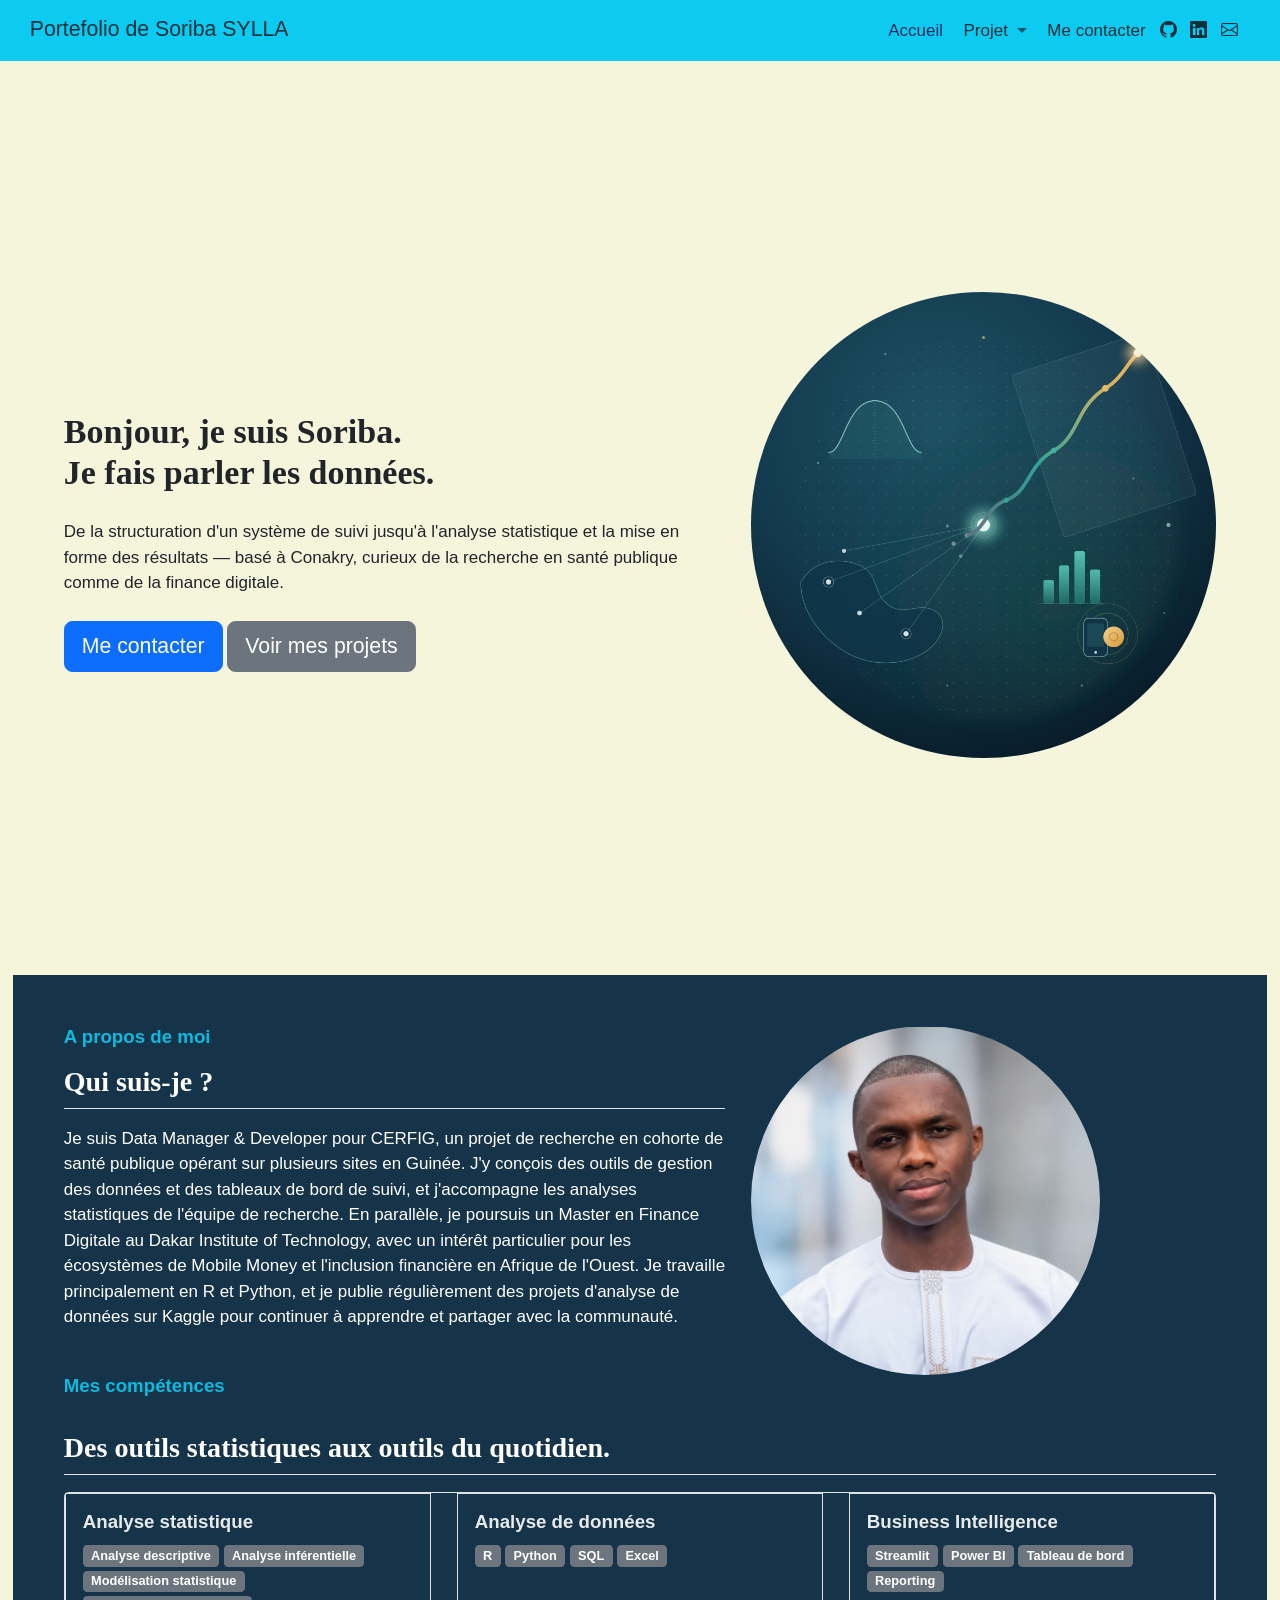
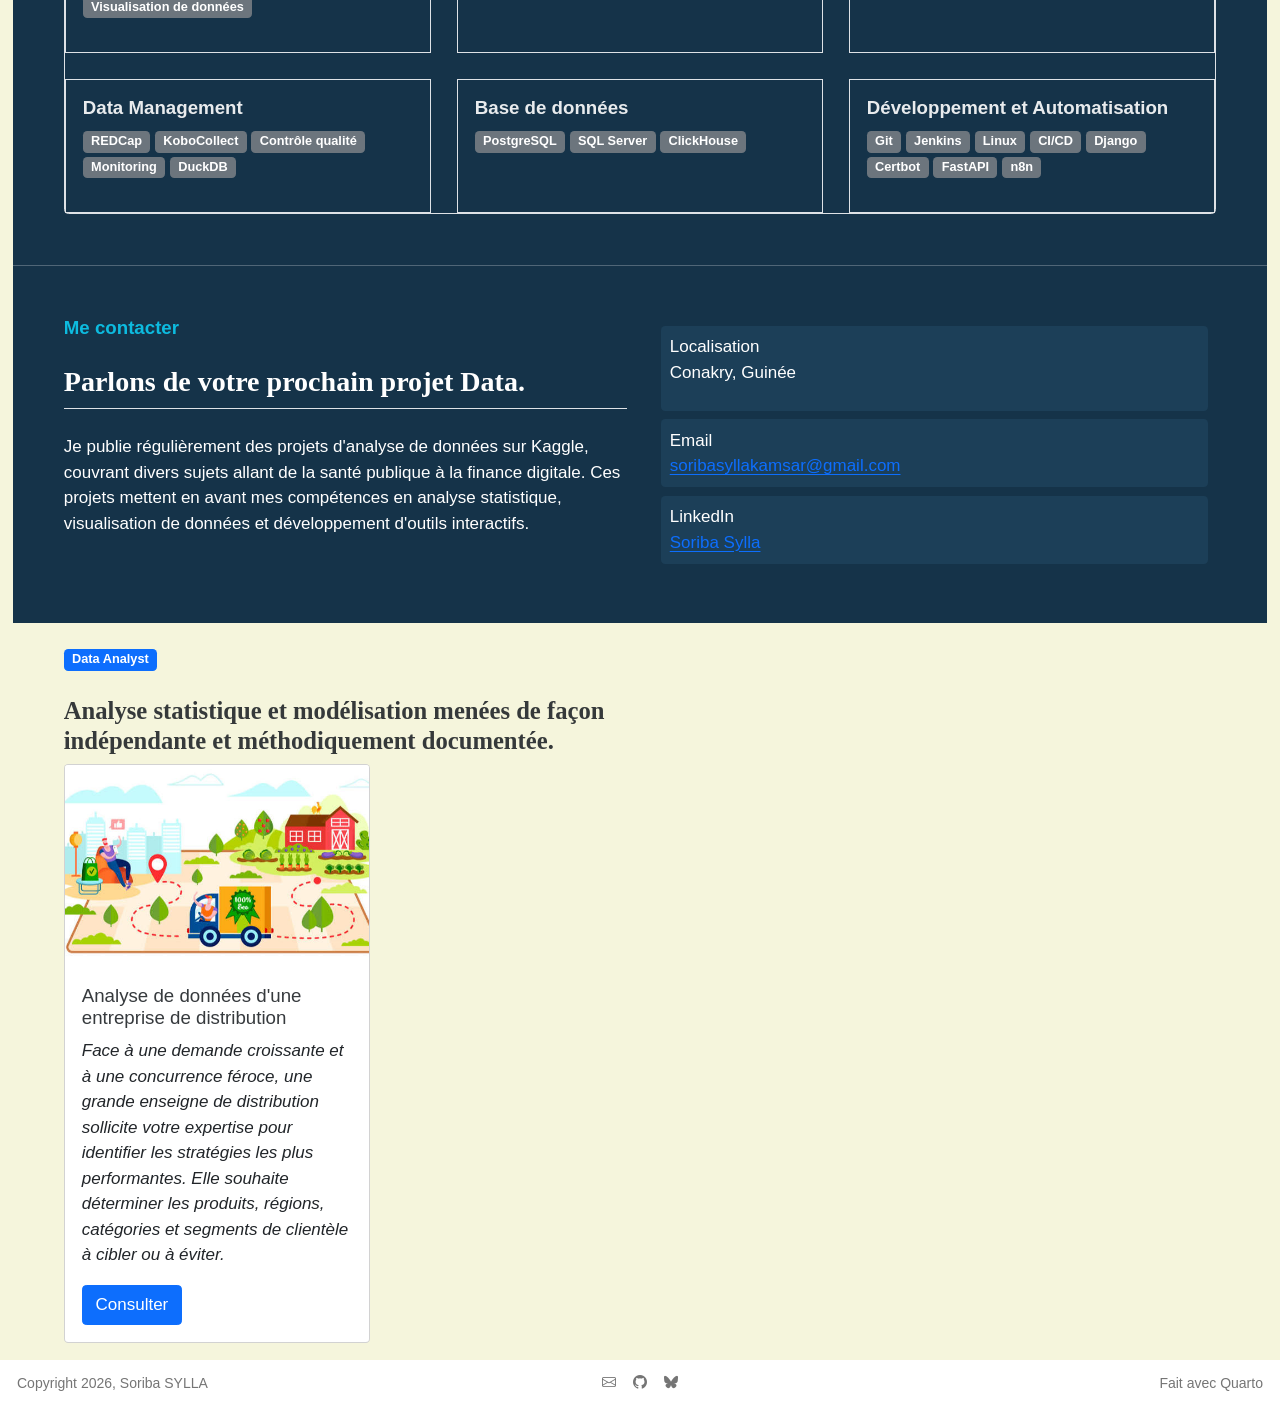
<file: index.html>
<!DOCTYPE html>
<html xmlns="http://www.w3.org/1999/xhtml" lang="en" xml:lang="en"><head>

<meta charset="utf-8">
<meta name="generator" content="quarto-1.9.36">

<meta name="viewport" content="width=device-width, initial-scale=1.0, user-scalable=yes">


<title>Portefolio de Soriba SYLLA</title>
<style>
/* Default styles provided by pandoc.
** See https://pandoc.org/MANUAL.html#variables-for-html for config info.
*/
code{white-space: pre-wrap;}
span.smallcaps{font-variant: small-caps;}
div.columns{display: flex; gap: min(4vw, 1.5em);}
div.column{flex: auto; overflow-x: auto;}
div.hanging-indent{margin-left: 1.5em; text-indent: -1.5em;}
ul.task-list{list-style: none;}
ul.task-list li input[type="checkbox"] {
  width: 0.8em;
  margin: 0 0.8em 0.2em -1em; /* quarto-specific, see https://github.com/quarto-dev/quarto-cli/issues/4556 */ 
  vertical-align: middle;
}
</style>


<script src="site_libs/quarto-nav/quarto-nav.js"></script>
<script src="site_libs/clipboard/clipboard.min.js"></script>
<script src="site_libs/quarto-search/autocomplete.umd.js"></script>
<script src="site_libs/quarto-search/fuse.min.js"></script>
<script src="site_libs/quarto-search/quarto-search.js"></script>
<meta name="quarto:offset" content="./">
<script src="site_libs/quarto-html/quarto.js" type="module"></script>
<script src="site_libs/quarto-html/tabsets/tabsets.js" type="module"></script>
<script src="site_libs/quarto-html/popper.min.js"></script>
<script src="site_libs/quarto-html/tippy.umd.min.js"></script>
<script src="site_libs/quarto-html/anchor.min.js"></script>
<link href="site_libs/quarto-html/tippy.css" rel="stylesheet">
<link href="site_libs/quarto-html/quarto-syntax-highlighting-845c23b38eaddc0f92fda52bfe77a8c8.css" rel="stylesheet" id="quarto-text-highlighting-styles">
<script src="site_libs/bootstrap/bootstrap.min.js"></script>
<link href="site_libs/bootstrap/bootstrap-icons.css" rel="stylesheet">
<link href="site_libs/bootstrap/bootstrap-5143b357e6a659dc672cc238a62cc5b5.min.css" rel="stylesheet" append-hash="true" id="quarto-bootstrap" data-mode="light">
<script id="quarto-search-options" type="application/json">{
  "location": "navbar",
  "copy-button": false,
  "collapse-after": 3,
  "panel-placement": "end",
  "type": "overlay",
  "limit": 50,
  "keyboard-shortcut": [
    "f",
    "/",
    "s"
  ],
  "show-item-context": false,
  "language": {
    "search-no-results-text": "No results",
    "search-matching-documents-text": "matching documents",
    "search-copy-link-title": "Copy link to search",
    "search-hide-matches-text": "Hide additional matches",
    "search-more-match-text": "more match in this document",
    "search-more-matches-text": "more matches in this document",
    "search-clear-button-title": "Clear",
    "search-text-placeholder": "",
    "search-detached-cancel-button-title": "Cancel",
    "search-submit-button-title": "Submit",
    "search-label": "Search"
  }
}</script>


<link rel="stylesheet" href="styles.css">
</head>

<body class="nav-fixed fullcontent quarto-light">

<div id="quarto-search-results"></div>
  <header id="quarto-header" class="headroom fixed-top">
    <nav class="navbar navbar-expand-lg " data-bs-theme="dark">
      <div class="navbar-container container-fluid">
      <div class="navbar-brand-container mx-auto">
    <a class="navbar-brand" href="./index.html">
    <span class="navbar-title">Portefolio de Soriba SYLLA</span>
    </a>
  </div>
          <button class="navbar-toggler" type="button" data-bs-toggle="collapse" data-bs-target="#navbarCollapse" aria-controls="navbarCollapse" role="menu" aria-expanded="false" aria-label="Toggle navigation" onclick="if (window.quartoToggleHeadroom) { window.quartoToggleHeadroom(); }">
  <span class="navbar-toggler-icon"></span>
</button>
          <div class="collapse navbar-collapse" id="navbarCollapse">
            <ul class="navbar-nav navbar-nav-scroll ms-auto">
  <li class="nav-item">
    <a class="nav-link active" href="./index.html" aria-current="page"> 
<span class="menu-text">Accueil</span></a>
  </li>  
  <li class="nav-item dropdown ">
    <a class="nav-link dropdown-toggle" href="#" id="nav-menu-projet" role="link" data-bs-toggle="dropdown" aria-expanded="false">
 <span class="menu-text">Projet</span>
    </a>
    <ul class="dropdown-menu dropdown-menu-end" aria-labelledby="nav-menu-projet">    
        <li>
    <a class="dropdown-item" href="./index.html#mes-projets">
 <span class="dropdown-text">Data analyse</span></a>
  </li>  
    </ul>
  </li>
  <li class="nav-item">
    <a class="nav-link" href="./#"> 
<span class="menu-text">Me contacter</span></a>
  </li>  
</ul>
          </div> <!-- /navcollapse -->
            <div class="quarto-navbar-tools tools-wide">
    <a href="./#" title="" class="quarto-navigation-tool px-1" aria-label=""><i class="bi bi-github"></i></a>
    <a href="./#" title="" class="quarto-navigation-tool px-1" aria-label=""><i class="bi bi-linkedin"></i></a>
    <a href="mailto:soribasyllakamsar@gmail.com" title="" class="quarto-navigation-tool px-1" aria-label=""><i class="bi bi-envelope"></i></a>
    <a href="./#" title="" class="quarto-navigation-tool px-1" aria-label=""><i class="bi bi-user"></i></a>
</div>
      </div> <!-- /container-fluid -->
    </nav>
</header>
<!-- content -->
<div id="quarto-content" class="quarto-container page-layout-custom page-navbar">
<!-- sidebar -->
<!-- margin-sidebar -->
<!-- main -->




<div class="container-fluid" style="background-color: beige;">
    <div class="grid min-vh-100 align-items-center px-5">
        <div class="g-col-7">
            <h1>Bonjour, je suis Soriba.<br> Je fais parler les données.</h1>
            <p class="my-4">
                De la structuration d'un système de suivi jusqu'à l'analyse
                statistique et la mise en forme des résultats — basé à Conakry,
                curieux de la recherche en santé publique comme de la finance digitale.
            </p>
            <div class="mt-4">
                <a href="#contact" class="btn btn-lg btn-primary">Me contacter</a>
                <a href="#projets" class="btn btn-lg btn-secondary">Voir mes projets</a>
            </div>
        </div>
        <div class="g-col-5">
            <img src="assets/images/hero-data-illustration-v2.png" alt="Profile Image" class="img-fluid rounded-circle">
        </div>
    </div>

    <div class="grid text-white py-5 column-screen" style="background-color: #153349;">
        <div class="g-col-12">
            <div class="grid px-5">
                <div class="g-col-7">
                    <h5 class="fw-bold text-info">A propos de moi</h5>
                    <h2 class="my-3 text-white">Qui suis-je ?</h2>
                    <p>
                        Je suis Data Manager &amp; Developer pour CERFIG, un projet de recherche en
                        cohorte de santé publique opérant sur plusieurs sites en Guinée.
                        J'y conçois des outils de gestion des données et des tableaux de bord
                        de suivi, et j'accompagne les analyses statistiques de l'équipe de recherche.
                        En parallèle, je poursuis un Master en Finance Digitale au Dakar Institute of
                        Technology, avec un intérêt particulier pour les écosystèmes de Mobile Money
                        et l'inclusion financière en Afrique de l'Ouest.
                        Je travaille principalement en R et Python, et je publie régulièrement
                        des projets d'analyse de données sur Kaggle pour continuer à apprendre
                        et partager avec la communauté.
                    </p>
                </div>
                <div class="g-col-5">
                    <img src="assets/images/photo.png" alt="Profile Image" class="img-fluid rounded-circle w-75">
                </div>
            </div>

            <div class="grid px-5">
                <div class="g-col-12">
                    <h5 class="fw-bold text-info">Mes compétences</h5>
                    <h2 class="fw-bold">Des outils statistiques aux outils du quotidien.</h2>
                    <div class="grid rounded border border-muted mt-3">
                        <div class="g-col-4 p-3 border border-muted">
                            <h5 class="fw-bold">Analyse statistique</h5>
                            <p>
                                <span class="badge text-bg-secondary">Analyse descriptive</span>
                                <span class="badge text-bg-secondary">Analyse inférentielle</span>
                                <span class="badge text-bg-secondary">Modélisation statistique</span>
                                <span class="badge text-bg-secondary">Visualisation de données</span>
                            </p>
                        </div>
                        <div class="g-col-4 border border-muted p-3">
                            <h5 class="fw-bold">Analyse de données</h5>
                            <p>
                                <span class="badge text-bg-secondary">R</span>
                                <span class="badge text-bg-secondary">Python</span>
                                <span class="badge text-bg-secondary">SQL</span>
                                <span class="badge text-bg-secondary">Excel</span>
                            </p>
                        </div>
                        <div class="g-col-4 p-3 border border-muted">
                            <h5 class="fw-bold">Business Intelligence</h5>
                            <p>
                                <span class="badge text-bg-secondary">Streamlit</span>
                                <span class="badge text-bg-secondary">Power BI</span>
                                <span class="badge text-bg-secondary">Tableau de bord</span>
                                <span class="badge text-bg-secondary">Reporting</span>
                            </p>
                        </div>
                        <div class="g-col-4 p-3 border border-muted">
                            <h5 class="fw-bold">Data Management</h5>
                            <p>
                                <span class="badge text-bg-secondary">REDCap</span>
                                <span class="badge text-bg-secondary">KoboCollect</span>
                                <span class="badge text-bg-secondary">Contrôle qualité</span>
                                <span class="badge text-bg-secondary">Monitoring</span>
                                <span class="badge text-bg-secondary">DuckDB</span>
                            </p>
                        </div>
                        <div class="g-col-4 border border-muted p-3">
                            <h5 class="fw-bold">Base de données</h5>
                            <p>
                                <span class="badge text-bg-secondary">PostgreSQL</span>
                                <span class="badge text-bg-secondary">SQL Server</span>
                                <span class="badge text-bg-secondary">ClickHouse</span>
                            </p>
                        </div>
                        <div class="g-col-4 p-3 border border-muted">
                            <h5 class="fw-bold">Développement et Automatisation</h5>
                            <p>
                                <span class="badge text-bg-secondary">Git</span>
                                <span class="badge text-bg-secondary">Jenkins</span>
                                <span class="badge text-bg-secondary">Linux</span>
                                <span class="badge text-bg-secondary">CI/CD</span>
                                <span class="badge text-bg-secondary">Django</span>
                                <span class="badge text-bg-secondary">Certbot</span>
                                <span class="badge text-bg-secondary">FastAPI</span>
                                <span class="badge text-bg-secondary">n8n</span>
                            </p>
                        </div>
                    </div>
                </div>
            </div>

            <hr class="my-5">

            <div class="grid" id="contact">
                <div class="g-col-12 px-5">
                    <div class="grid">
                        <div class="g-col-6">
                            <h5 class="fw-bold text-info">Me contacter</h5>
                            <h2 class="fw-bold my-4">Parlons de votre prochain projet Data.</h2>
                            <p>
                                Je publie régulièrement des projets d'analyse de données sur Kaggle,
                                couvrant divers sujets allant de la santé publique à la finance digitale.
                                Ces projets mettent en avant mes compétences en analyse statistique,
                                visualisation de données et développement d'outils interactifs.
                            </p>
                            <!-- <a href="https://www.kaggle.com/soribasylla" class="btn btn-lg btn-primary">Voir mes projets sur Kaggle</a> -->
                        </div>
                        <div class="g-col-6">
                            <div class="w-100 rounded p-2">
                                <div class="grid w-100 rounded p-2" style="background-color: #1C3F58;">
                                    <div class="g-col-8">
                                        <div>Localisation</div>
                                        <p>Conakry, Guinée</p>
                                    </div>
                                    <div class="g-col-4 d-flex align-items-center justify-content-center">
                                        <i class="fa-solid fa-location-arrow"></i>
                                    </div>
                                </div>
                                <div class="grid w-100 rounded my-2 p-2" style="background-color: #1C3F58;">
                                    <div class="g-col-8">
                                        <div>Email</div>
                                        <a href="mailto:soribasyllakamsar@gmail.com">soribasyllakamsar@gmail.com</a>
                                    </div>
                                    <div class="g-col-4 d-flex align-items-center justify-content-center">
                                        <i class="fa-solid fa-envelope"></i>
                                    </div>
                                </div>
                                <div class="grid w-100 rounded p-2" style="background-color: #1C3F58;">
                                    <div class="g-col-8">
                                        <div>LinkedIn</div>
                                        <a href="https://www.linkedin.com/in/soribasyllakamsar/" target="_blank">Soriba Sylla</a>
                                    </div>
                                    <div class="g-col-4 d-flex align-items-center justify-content-center">
                                        <i class="fa-solid fa-linkedin"></i>
                                    </div>
                                </div>
                            </div>
                        </div>
                    </div>
                </div>
            </div>
        </div>
    </div>

    <div class="grid px-5 mb-3" id="mes-projets">
        <div class="g-col-12">
            <span class="badge bg-primary mt-4">Data Analyst</span>
            <div class="grid">
                <h3 class="g-col-7">Analyse statistique et modélisation menées de façon indépendante et méthodiquement documentée.</h3>
            </div>
            <div class="grid">
                <div class="g-col-3">
                    <div class="card" style="width: 18rem;">
                        <img src="assets/images/distribution.jpg" class="card-img-top">
                        <div class="card-body">
                            <h5 class="card-title">Analyse de données d'une entreprise de distribution</h5>
                            <p class="card-text fst-italic">
                                Face à une demande croissante et à une concurrence féroce,
                                une grande enseigne de distribution sollicite votre expertise
                                pour identifier les stratégies les plus performantes.
                                Elle souhaite déterminer les produits, régions, catégories
                                et segments de clientèle à cibler ou à éviter.
                            </p>
                            <a href="./analyse/analyse-distribution.html" class="btn btn-primary">Consulter</a>
                        </div>
                    </div>
                </div>
            </div>
        </div>
    </div>
</div>




<script id="quarto-html-after-body" type="application/javascript">
  window.document.addEventListener("DOMContentLoaded", function (event) {
    const icon = "";
    const anchorJS = new window.AnchorJS();
    anchorJS.options = {
      placement: 'right',
      icon: icon
    };
    anchorJS.add('.anchored');
    const isCodeAnnotation = (el) => {
      for (const clz of el.classList) {
        if (clz.startsWith('code-annotation-')) {                     
          return true;
        }
      }
      return false;
    }
    const onCopySuccess = function(e) {
      // button target
      const button = e.trigger;
      // don't keep focus
      button.blur();
      // flash "checked"
      button.classList.add('code-copy-button-checked');
      var currentTitle = button.getAttribute("title");
      button.setAttribute("title", "Copied!");
      let tooltip;
      if (window.bootstrap) {
        button.setAttribute("data-bs-toggle", "tooltip");
        button.setAttribute("data-bs-placement", "left");
        button.setAttribute("data-bs-title", "Copied!");
        tooltip = new bootstrap.Tooltip(button, 
          { trigger: "manual", 
            customClass: "code-copy-button-tooltip",
            offset: [0, -8]});
        tooltip.show();    
      }
      setTimeout(function() {
        if (tooltip) {
          tooltip.hide();
          button.removeAttribute("data-bs-title");
          button.removeAttribute("data-bs-toggle");
          button.removeAttribute("data-bs-placement");
        }
        button.setAttribute("title", currentTitle);
        button.classList.remove('code-copy-button-checked');
      }, 1000);
      // clear code selection
      e.clearSelection();
    }
    const getTextToCopy = function(trigger) {
      const outerScaffold = trigger.parentElement.cloneNode(true);
      const codeEl = outerScaffold.querySelector('code');
      for (const childEl of codeEl.children) {
        if (isCodeAnnotation(childEl)) {
          childEl.remove();
        }
      }
      return codeEl.innerText;
    }
    const clipboard = new window.ClipboardJS('.code-copy-button:not([data-in-quarto-modal])', {
      text: getTextToCopy
    });
    clipboard.on('success', onCopySuccess);
    if (window.document.getElementById('quarto-embedded-source-code-modal')) {
      const clipboardModal = new window.ClipboardJS('.code-copy-button[data-in-quarto-modal]', {
        text: getTextToCopy,
        container: window.document.getElementById('quarto-embedded-source-code-modal')
      });
      clipboardModal.on('success', onCopySuccess);
    }
      var localhostRegex = new RegExp(/^(?:http|https):\/\/localhost\:?[0-9]*\//);
      var mailtoRegex = new RegExp(/^mailto:/);
        var filterRegex = new RegExp("https:\/\/Ibrahimasory\.github\.io\/portefolio\/");
      var isInternal = (href) => {
          return filterRegex.test(href) || localhostRegex.test(href) || mailtoRegex.test(href);
      }
      // Inspect non-navigation links and adorn them if external
     var links = window.document.querySelectorAll('a[href]:not(.nav-link):not(.navbar-brand):not(.toc-action):not(.sidebar-link):not(.sidebar-item-toggle):not(.pagination-link):not(.no-external):not([aria-hidden]):not(.dropdown-item):not(.quarto-navigation-tool):not(.about-link)');
      for (var i=0; i<links.length; i++) {
        const link = links[i];
        if (!isInternal(link.href)) {
          // undo the damage that might have been done by quarto-nav.js in the case of
          // links that we want to consider external
          if (link.dataset.originalHref !== undefined) {
            link.href = link.dataset.originalHref;
          }
        }
      }
    function tippyHover(el, contentFn, onTriggerFn, onUntriggerFn) {
      const config = {
        allowHTML: true,
        maxWidth: 500,
        delay: 100,
        arrow: false,
        appendTo: function(el) {
            return el.parentElement;
        },
        interactive: true,
        interactiveBorder: 10,
        theme: 'quarto',
        placement: 'bottom-start',
      };
      if (contentFn) {
        config.content = contentFn;
      }
      if (onTriggerFn) {
        config.onTrigger = onTriggerFn;
      }
      if (onUntriggerFn) {
        config.onUntrigger = onUntriggerFn;
      }
      window.tippy(el, config); 
    }
    const noterefs = window.document.querySelectorAll('a[role="doc-noteref"]');
    for (var i=0; i<noterefs.length; i++) {
      const ref = noterefs[i];
      tippyHover(ref, function() {
        // use id or data attribute instead here
        let href = ref.getAttribute('data-footnote-href') || ref.getAttribute('href');
        try { href = new URL(href).hash; } catch {}
        const id = href.replace(/^#\/?/, "");
        const note = window.document.getElementById(id);
        if (note) {
          return note.innerHTML;
        } else {
          return "";
        }
      });
    }
    const xrefs = window.document.querySelectorAll('a.quarto-xref');
    const processXRef = (id, note) => {
      // Strip column container classes
      const stripColumnClz = (el) => {
        el.classList.remove("page-full", "page-columns");
        if (el.children) {
          for (const child of el.children) {
            stripColumnClz(child);
          }
        }
      }
      stripColumnClz(note)
      if (id === null || id.startsWith('sec-')) {
        // Special case sections, only their first couple elements
        const container = document.createElement("div");
        if (note.children && note.children.length > 2) {
          container.appendChild(note.children[0].cloneNode(true));
          for (let i = 1; i < note.children.length; i++) {
            const child = note.children[i];
            if (child.tagName === "P" && child.innerText === "") {
              continue;
            } else {
              container.appendChild(child.cloneNode(true));
              break;
            }
          }
          if (window.Quarto?.typesetMath) {
            window.Quarto.typesetMath(container);
          }
          return container.innerHTML
        } else {
          if (window.Quarto?.typesetMath) {
            window.Quarto.typesetMath(note);
          }
          return note.innerHTML;
        }
      } else {
        // Remove any anchor links if they are present
        const anchorLink = note.querySelector('a.anchorjs-link');
        if (anchorLink) {
          anchorLink.remove();
        }
        if (window.Quarto?.typesetMath) {
          window.Quarto.typesetMath(note);
        }
        if (note.classList.contains("callout")) {
          return note.outerHTML;
        } else {
          return note.innerHTML;
        }
      }
    }
    for (var i=0; i<xrefs.length; i++) {
      const xref = xrefs[i];
      tippyHover(xref, undefined, function(instance) {
        instance.disable();
        let url = xref.getAttribute('href');
        let hash = undefined; 
        if (url.startsWith('#')) {
          hash = url;
        } else {
          try { hash = new URL(url).hash; } catch {}
        }
        if (hash) {
          const id = hash.replace(/^#\/?/, "");
          const note = window.document.getElementById(id);
          if (note !== null) {
            try {
              const html = processXRef(id, note.cloneNode(true));
              instance.setContent(html);
            } finally {
              instance.enable();
              instance.show();
            }
          } else {
            // See if we can fetch this
            fetch(url.split('#')[0])
            .then(res => res.text())
            .then(html => {
              const parser = new DOMParser();
              const htmlDoc = parser.parseFromString(html, "text/html");
              const note = htmlDoc.getElementById(id);
              if (note !== null) {
                const html = processXRef(id, note);
                instance.setContent(html);
              } 
            }).finally(() => {
              instance.enable();
              instance.show();
            });
          }
        } else {
          // See if we can fetch a full url (with no hash to target)
          // This is a special case and we should probably do some content thinning / targeting
          fetch(url)
          .then(res => res.text())
          .then(html => {
            const parser = new DOMParser();
            const htmlDoc = parser.parseFromString(html, "text/html");
            const note = htmlDoc.querySelector('main.content');
            if (note !== null) {
              // This should only happen for chapter cross references
              // (since there is no id in the URL)
              // remove the first header
              if (note.children.length > 0 && note.children[0].tagName === "HEADER") {
                note.children[0].remove();
              }
              const html = processXRef(null, note);
              instance.setContent(html);
            } 
          }).finally(() => {
            instance.enable();
            instance.show();
          });
        }
      }, function(instance) {
      });
    }
        let selectedAnnoteEl;
        const selectorForAnnotation = ( cell, annotation) => {
          let cellAttr = 'data-code-cell="' + cell + '"';
          let lineAttr = 'data-code-annotation="' +  annotation + '"';
          const selector = 'span[' + cellAttr + '][' + lineAttr + ']';
          return selector;
        }
        const selectCodeLines = (annoteEl) => {
          const doc = window.document;
          const targetCell = annoteEl.getAttribute("data-target-cell");
          const targetAnnotation = annoteEl.getAttribute("data-target-annotation");
          const annoteSpan = window.document.querySelector(selectorForAnnotation(targetCell, targetAnnotation));
          const lines = annoteSpan.getAttribute("data-code-lines").split(",");
          const lineIds = lines.map((line) => {
            return targetCell + "-" + line;
          })
          let top = null;
          let height = null;
          let parent = null;
          if (lineIds.length > 0) {
              //compute the position of the single el (top and bottom and make a div)
              const el = window.document.getElementById(lineIds[0]);
              top = el.offsetTop;
              height = el.offsetHeight;
              parent = el.parentElement.parentElement;
            if (lineIds.length > 1) {
              const lastEl = window.document.getElementById(lineIds[lineIds.length - 1]);
              const bottom = lastEl.offsetTop + lastEl.offsetHeight;
              height = bottom - top;
            }
            if (top !== null && height !== null && parent !== null) {
              // cook up a div (if necessary) and position it 
              let div = window.document.getElementById("code-annotation-line-highlight");
              if (div === null) {
                div = window.document.createElement("div");
                div.setAttribute("id", "code-annotation-line-highlight");
                div.style.position = 'absolute';
                parent.appendChild(div);
              }
              div.style.top = top - 2 + "px";
              div.style.height = height + 4 + "px";
              div.style.left = 0;
              let gutterDiv = window.document.getElementById("code-annotation-line-highlight-gutter");
              if (gutterDiv === null) {
                gutterDiv = window.document.createElement("div");
                gutterDiv.setAttribute("id", "code-annotation-line-highlight-gutter");
                gutterDiv.style.position = 'absolute';
                const codeCell = window.document.getElementById(targetCell);
                const gutter = codeCell.querySelector('.code-annotation-gutter');
                gutter.appendChild(gutterDiv);
              }
              gutterDiv.style.top = top - 2 + "px";
              gutterDiv.style.height = height + 4 + "px";
            }
            selectedAnnoteEl = annoteEl;
          }
        };
        const unselectCodeLines = () => {
          const elementsIds = ["code-annotation-line-highlight", "code-annotation-line-highlight-gutter"];
          elementsIds.forEach((elId) => {
            const div = window.document.getElementById(elId);
            if (div) {
              div.remove();
            }
          });
          selectedAnnoteEl = undefined;
        };
          // Handle positioning of the toggle
      window.addEventListener(
        "resize",
        throttle(() => {
          elRect = undefined;
          if (selectedAnnoteEl) {
            selectCodeLines(selectedAnnoteEl);
          }
        }, 10)
      );
      function throttle(fn, ms) {
      let throttle = false;
      let timer;
        return (...args) => {
          if(!throttle) { // first call gets through
              fn.apply(this, args);
              throttle = true;
          } else { // all the others get throttled
              if(timer) clearTimeout(timer); // cancel #2
              timer = setTimeout(() => {
                fn.apply(this, args);
                timer = throttle = false;
              }, ms);
          }
        };
      }
        // Attach click handler to the DT
        const annoteDls = window.document.querySelectorAll('dt[data-target-cell]');
        for (const annoteDlNode of annoteDls) {
          annoteDlNode.addEventListener('click', (event) => {
            const clickedEl = event.target;
            if (clickedEl !== selectedAnnoteEl) {
              unselectCodeLines();
              const activeEl = window.document.querySelector('dt[data-target-cell].code-annotation-active');
              if (activeEl) {
                activeEl.classList.remove('code-annotation-active');
              }
              selectCodeLines(clickedEl);
              clickedEl.classList.add('code-annotation-active');
            } else {
              // Unselect the line
              unselectCodeLines();
              clickedEl.classList.remove('code-annotation-active');
            }
          });
        }
    const findCites = (el) => {
      const parentEl = el.parentElement;
      if (parentEl) {
        const cites = parentEl.dataset.cites;
        if (cites) {
          return {
            el,
            cites: cites.split(' ')
          };
        } else {
          return findCites(el.parentElement)
        }
      } else {
        return undefined;
      }
    };
    var bibliorefs = window.document.querySelectorAll('a[role="doc-biblioref"]');
    for (var i=0; i<bibliorefs.length; i++) {
      const ref = bibliorefs[i];
      const citeInfo = findCites(ref);
      if (citeInfo) {
        tippyHover(citeInfo.el, function() {
          var popup = window.document.createElement('div');
          citeInfo.cites.forEach(function(cite) {
            var citeDiv = window.document.createElement('div');
            citeDiv.classList.add('hanging-indent');
            citeDiv.classList.add('csl-entry');
            var biblioDiv = window.document.getElementById('ref-' + cite);
            if (biblioDiv) {
              citeDiv.innerHTML = biblioDiv.innerHTML;
            }
            popup.appendChild(citeDiv);
          });
          return popup.innerHTML;
        });
      }
    }
  });
  </script>
</div> <!-- /content -->
<footer class="footer">
  <div class="nav-footer">
    <div class="nav-footer-left">
<p>Copyright 2026, Soriba SYLLA</p>
</div>   
    <div class="nav-footer-center">
      <ul class="footer-items list-unstyled">
    <li class="nav-item compact">
    <a class="nav-link" href="mailto:soribasyllakamsar@gmail.com">
      <i class="bi bi-envelope" role="img">
</i> 
    </a>
  </li>  
    <li class="nav-item compact">
    <a class="nav-link" href="https://github.com/">
      <i class="bi bi-github" role="img">
</i> 
    </a>
  </li>  
    <li class="nav-item compact">
    <a class="nav-link" href="https://bsky.app/">
      <i class="bi bi-bluesky" role="img">
</i> 
    </a>
  </li>  
</ul>
    </div>
    <div class="nav-footer-right">
<p>Fait avec Quarto</p>
</div>
  </div>
</footer>




</body></html>
</file>
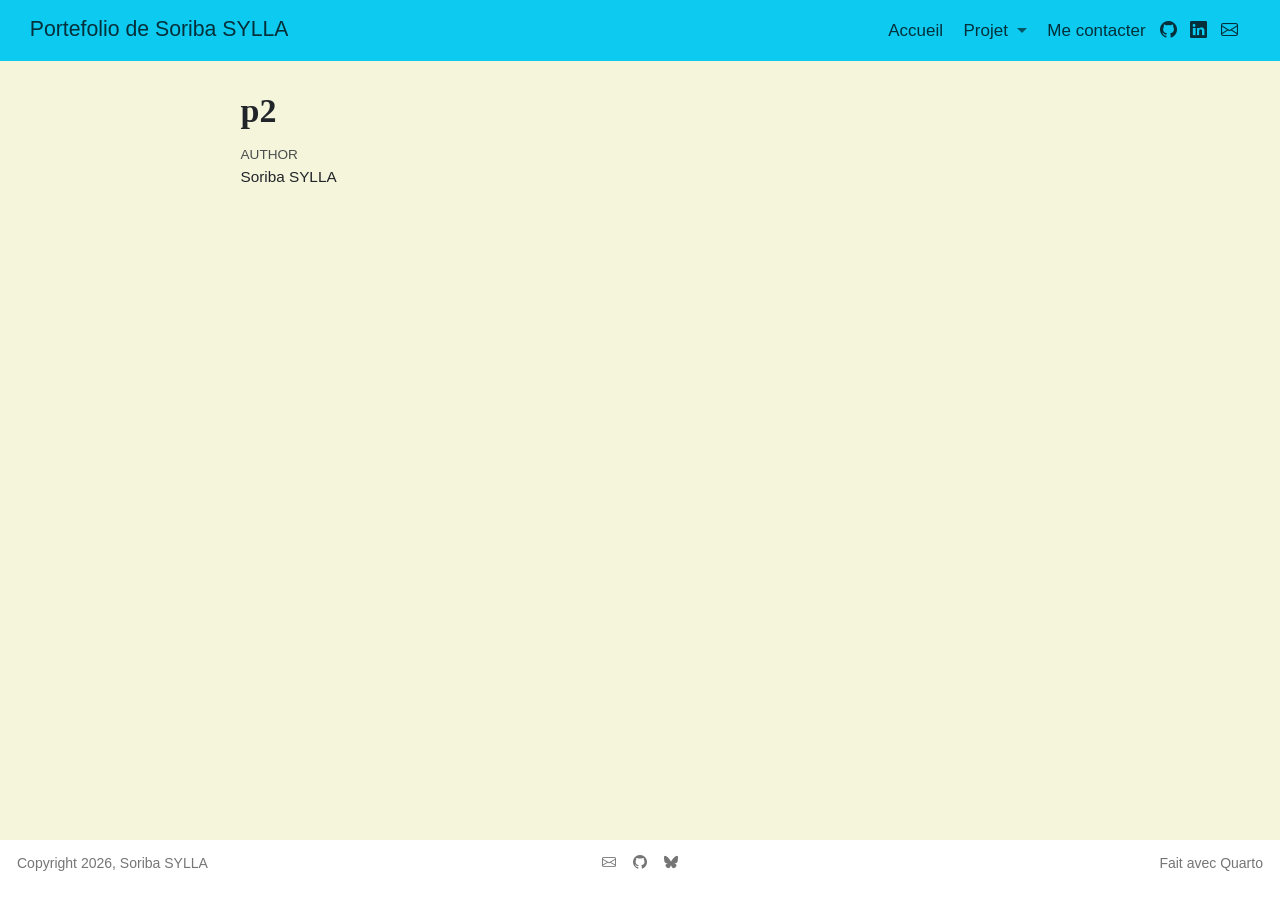
<file: analyse/Analyse p2.html>
<!DOCTYPE html>
<html xmlns="http://www.w3.org/1999/xhtml" lang="en" xml:lang="en"><head>

<meta charset="utf-8">
<meta name="generator" content="quarto-1.9.36">

<meta name="viewport" content="width=device-width, initial-scale=1.0, user-scalable=yes">

<meta name="author" content="Soriba SYLLA">

<title>p2 – Portefolio de Soriba SYLLA</title>
<style>
/* Default styles provided by pandoc.
** See https://pandoc.org/MANUAL.html#variables-for-html for config info.
*/
code{white-space: pre-wrap;}
span.smallcaps{font-variant: small-caps;}
div.columns{display: flex; gap: min(4vw, 1.5em);}
div.column{flex: auto; overflow-x: auto;}
div.hanging-indent{margin-left: 1.5em; text-indent: -1.5em;}
ul.task-list{list-style: none;}
ul.task-list li input[type="checkbox"] {
  width: 0.8em;
  margin: 0 0.8em 0.2em -1em; /* quarto-specific, see https://github.com/quarto-dev/quarto-cli/issues/4556 */ 
  vertical-align: middle;
}
</style>


<script src="../site_libs/quarto-nav/quarto-nav.js"></script>
<script src="../site_libs/clipboard/clipboard.min.js"></script>
<script src="../site_libs/quarto-search/autocomplete.umd.js"></script>
<script src="../site_libs/quarto-search/fuse.min.js"></script>
<script src="../site_libs/quarto-search/quarto-search.js"></script>
<meta name="quarto:offset" content="../">
<script src="../site_libs/quarto-html/quarto.js" type="module"></script>
<script src="../site_libs/quarto-html/tabsets/tabsets.js" type="module"></script>
<script src="../site_libs/quarto-html/popper.min.js"></script>
<script src="../site_libs/quarto-html/tippy.umd.min.js"></script>
<script src="../site_libs/quarto-html/anchor.min.js"></script>
<link href="../site_libs/quarto-html/tippy.css" rel="stylesheet">
<link href="../site_libs/quarto-html/quarto-syntax-highlighting-845c23b38eaddc0f92fda52bfe77a8c8.css" rel="stylesheet" id="quarto-text-highlighting-styles">
<script src="../site_libs/bootstrap/bootstrap.min.js"></script>
<link href="../site_libs/bootstrap/bootstrap-icons.css" rel="stylesheet">
<link href="../site_libs/bootstrap/bootstrap-5143b357e6a659dc672cc238a62cc5b5.min.css" rel="stylesheet" append-hash="true" id="quarto-bootstrap" data-mode="light">
<script id="quarto-search-options" type="application/json">{
  "location": "navbar",
  "copy-button": false,
  "collapse-after": 3,
  "panel-placement": "end",
  "type": "overlay",
  "limit": 50,
  "keyboard-shortcut": [
    "f",
    "/",
    "s"
  ],
  "show-item-context": false,
  "language": {
    "search-no-results-text": "No results",
    "search-matching-documents-text": "matching documents",
    "search-copy-link-title": "Copy link to search",
    "search-hide-matches-text": "Hide additional matches",
    "search-more-match-text": "more match in this document",
    "search-more-matches-text": "more matches in this document",
    "search-clear-button-title": "Clear",
    "search-text-placeholder": "",
    "search-detached-cancel-button-title": "Cancel",
    "search-submit-button-title": "Submit",
    "search-label": "Search"
  }
}</script>


<link rel="stylesheet" href="../styles.css">
</head>

<body class="nav-fixed fullcontent quarto-light">

<div id="quarto-search-results"></div>
  <header id="quarto-header" class="headroom fixed-top">
    <nav class="navbar navbar-expand-lg " data-bs-theme="dark">
      <div class="navbar-container container-fluid">
      <div class="navbar-brand-container mx-auto">
    <a class="navbar-brand" href="../index.html">
    <span class="navbar-title">Portefolio de Soriba SYLLA</span>
    </a>
  </div>
          <button class="navbar-toggler" type="button" data-bs-toggle="collapse" data-bs-target="#navbarCollapse" aria-controls="navbarCollapse" role="menu" aria-expanded="false" aria-label="Toggle navigation" onclick="if (window.quartoToggleHeadroom) { window.quartoToggleHeadroom(); }">
  <span class="navbar-toggler-icon"></span>
</button>
          <div class="collapse navbar-collapse" id="navbarCollapse">
            <ul class="navbar-nav navbar-nav-scroll ms-auto">
  <li class="nav-item">
    <a class="nav-link" href="../index.html"> 
<span class="menu-text">Accueil</span></a>
  </li>  
  <li class="nav-item dropdown ">
    <a class="nav-link dropdown-toggle" href="#" id="nav-menu-projet" role="link" data-bs-toggle="dropdown" aria-expanded="false">
 <span class="menu-text">Projet</span>
    </a>
    <ul class="dropdown-menu dropdown-menu-end" aria-labelledby="nav-menu-projet">    
        <li>
    <a class="dropdown-item" href="../index.html#mes-projets">
 <span class="dropdown-text">Data analyse</span></a>
  </li>  
    </ul>
  </li>
  <li class="nav-item">
    <a class="nav-link" href="../#"> 
<span class="menu-text">Me contacter</span></a>
  </li>  
</ul>
          </div> <!-- /navcollapse -->
            <div class="quarto-navbar-tools tools-wide">
    <a href="../#" title="" class="quarto-navigation-tool px-1" aria-label=""><i class="bi bi-github"></i></a>
    <a href="../#" title="" class="quarto-navigation-tool px-1" aria-label=""><i class="bi bi-linkedin"></i></a>
    <a href="mailto:soribasyllakamsar@gmail.com" title="" class="quarto-navigation-tool px-1" aria-label=""><i class="bi bi-envelope"></i></a>
    <a href="../#" title="" class="quarto-navigation-tool px-1" aria-label=""><i class="bi bi-user"></i></a>
</div>
      </div> <!-- /container-fluid -->
    </nav>
</header>
<!-- content -->
<div id="quarto-content" class="quarto-container page-columns page-rows-contents page-layout-article page-navbar">
<!-- sidebar -->
<!-- margin-sidebar -->
    
<!-- main -->
<main class="content" id="quarto-document-content">

<header id="title-block-header" class="quarto-title-block default">
<div class="quarto-title">
<h1 class="title">p2</h1>
</div>



<div class="quarto-title-meta">

    <div>
    <div class="quarto-title-meta-heading">Author</div>
    <div class="quarto-title-meta-contents">
             <p>Soriba SYLLA </p>
          </div>
  </div>
    
  
    
  </div>
  


</header>





</main> <!-- /main -->
<script id="quarto-html-after-body" type="application/javascript">
  window.document.addEventListener("DOMContentLoaded", function (event) {
    const icon = "";
    const anchorJS = new window.AnchorJS();
    anchorJS.options = {
      placement: 'right',
      icon: icon
    };
    anchorJS.add('.anchored');
    const isCodeAnnotation = (el) => {
      for (const clz of el.classList) {
        if (clz.startsWith('code-annotation-')) {                     
          return true;
        }
      }
      return false;
    }
    const onCopySuccess = function(e) {
      // button target
      const button = e.trigger;
      // don't keep focus
      button.blur();
      // flash "checked"
      button.classList.add('code-copy-button-checked');
      var currentTitle = button.getAttribute("title");
      button.setAttribute("title", "Copied!");
      let tooltip;
      if (window.bootstrap) {
        button.setAttribute("data-bs-toggle", "tooltip");
        button.setAttribute("data-bs-placement", "left");
        button.setAttribute("data-bs-title", "Copied!");
        tooltip = new bootstrap.Tooltip(button, 
          { trigger: "manual", 
            customClass: "code-copy-button-tooltip",
            offset: [0, -8]});
        tooltip.show();    
      }
      setTimeout(function() {
        if (tooltip) {
          tooltip.hide();
          button.removeAttribute("data-bs-title");
          button.removeAttribute("data-bs-toggle");
          button.removeAttribute("data-bs-placement");
        }
        button.setAttribute("title", currentTitle);
        button.classList.remove('code-copy-button-checked');
      }, 1000);
      // clear code selection
      e.clearSelection();
    }
    const getTextToCopy = function(trigger) {
      const outerScaffold = trigger.parentElement.cloneNode(true);
      const codeEl = outerScaffold.querySelector('code');
      for (const childEl of codeEl.children) {
        if (isCodeAnnotation(childEl)) {
          childEl.remove();
        }
      }
      return codeEl.innerText;
    }
    const clipboard = new window.ClipboardJS('.code-copy-button:not([data-in-quarto-modal])', {
      text: getTextToCopy
    });
    clipboard.on('success', onCopySuccess);
    if (window.document.getElementById('quarto-embedded-source-code-modal')) {
      const clipboardModal = new window.ClipboardJS('.code-copy-button[data-in-quarto-modal]', {
        text: getTextToCopy,
        container: window.document.getElementById('quarto-embedded-source-code-modal')
      });
      clipboardModal.on('success', onCopySuccess);
    }
      var localhostRegex = new RegExp(/^(?:http|https):\/\/localhost\:?[0-9]*\//);
      var mailtoRegex = new RegExp(/^mailto:/);
        var filterRegex = new RegExp("https:\/\/Ibrahimasory\.github\.io\/portefolio\/");
      var isInternal = (href) => {
          return filterRegex.test(href) || localhostRegex.test(href) || mailtoRegex.test(href);
      }
      // Inspect non-navigation links and adorn them if external
     var links = window.document.querySelectorAll('a[href]:not(.nav-link):not(.navbar-brand):not(.toc-action):not(.sidebar-link):not(.sidebar-item-toggle):not(.pagination-link):not(.no-external):not([aria-hidden]):not(.dropdown-item):not(.quarto-navigation-tool):not(.about-link)');
      for (var i=0; i<links.length; i++) {
        const link = links[i];
        if (!isInternal(link.href)) {
          // undo the damage that might have been done by quarto-nav.js in the case of
          // links that we want to consider external
          if (link.dataset.originalHref !== undefined) {
            link.href = link.dataset.originalHref;
          }
        }
      }
    function tippyHover(el, contentFn, onTriggerFn, onUntriggerFn) {
      const config = {
        allowHTML: true,
        maxWidth: 500,
        delay: 100,
        arrow: false,
        appendTo: function(el) {
            return el.parentElement;
        },
        interactive: true,
        interactiveBorder: 10,
        theme: 'quarto',
        placement: 'bottom-start',
      };
      if (contentFn) {
        config.content = contentFn;
      }
      if (onTriggerFn) {
        config.onTrigger = onTriggerFn;
      }
      if (onUntriggerFn) {
        config.onUntrigger = onUntriggerFn;
      }
      window.tippy(el, config); 
    }
    const noterefs = window.document.querySelectorAll('a[role="doc-noteref"]');
    for (var i=0; i<noterefs.length; i++) {
      const ref = noterefs[i];
      tippyHover(ref, function() {
        // use id or data attribute instead here
        let href = ref.getAttribute('data-footnote-href') || ref.getAttribute('href');
        try { href = new URL(href).hash; } catch {}
        const id = href.replace(/^#\/?/, "");
        const note = window.document.getElementById(id);
        if (note) {
          return note.innerHTML;
        } else {
          return "";
        }
      });
    }
    const xrefs = window.document.querySelectorAll('a.quarto-xref');
    const processXRef = (id, note) => {
      // Strip column container classes
      const stripColumnClz = (el) => {
        el.classList.remove("page-full", "page-columns");
        if (el.children) {
          for (const child of el.children) {
            stripColumnClz(child);
          }
        }
      }
      stripColumnClz(note)
      if (id === null || id.startsWith('sec-')) {
        // Special case sections, only their first couple elements
        const container = document.createElement("div");
        if (note.children && note.children.length > 2) {
          container.appendChild(note.children[0].cloneNode(true));
          for (let i = 1; i < note.children.length; i++) {
            const child = note.children[i];
            if (child.tagName === "P" && child.innerText === "") {
              continue;
            } else {
              container.appendChild(child.cloneNode(true));
              break;
            }
          }
          if (window.Quarto?.typesetMath) {
            window.Quarto.typesetMath(container);
          }
          return container.innerHTML
        } else {
          if (window.Quarto?.typesetMath) {
            window.Quarto.typesetMath(note);
          }
          return note.innerHTML;
        }
      } else {
        // Remove any anchor links if they are present
        const anchorLink = note.querySelector('a.anchorjs-link');
        if (anchorLink) {
          anchorLink.remove();
        }
        if (window.Quarto?.typesetMath) {
          window.Quarto.typesetMath(note);
        }
        if (note.classList.contains("callout")) {
          return note.outerHTML;
        } else {
          return note.innerHTML;
        }
      }
    }
    for (var i=0; i<xrefs.length; i++) {
      const xref = xrefs[i];
      tippyHover(xref, undefined, function(instance) {
        instance.disable();
        let url = xref.getAttribute('href');
        let hash = undefined; 
        if (url.startsWith('#')) {
          hash = url;
        } else {
          try { hash = new URL(url).hash; } catch {}
        }
        if (hash) {
          const id = hash.replace(/^#\/?/, "");
          const note = window.document.getElementById(id);
          if (note !== null) {
            try {
              const html = processXRef(id, note.cloneNode(true));
              instance.setContent(html);
            } finally {
              instance.enable();
              instance.show();
            }
          } else {
            // See if we can fetch this
            fetch(url.split('#')[0])
            .then(res => res.text())
            .then(html => {
              const parser = new DOMParser();
              const htmlDoc = parser.parseFromString(html, "text/html");
              const note = htmlDoc.getElementById(id);
              if (note !== null) {
                const html = processXRef(id, note);
                instance.setContent(html);
              } 
            }).finally(() => {
              instance.enable();
              instance.show();
            });
          }
        } else {
          // See if we can fetch a full url (with no hash to target)
          // This is a special case and we should probably do some content thinning / targeting
          fetch(url)
          .then(res => res.text())
          .then(html => {
            const parser = new DOMParser();
            const htmlDoc = parser.parseFromString(html, "text/html");
            const note = htmlDoc.querySelector('main.content');
            if (note !== null) {
              // This should only happen for chapter cross references
              // (since there is no id in the URL)
              // remove the first header
              if (note.children.length > 0 && note.children[0].tagName === "HEADER") {
                note.children[0].remove();
              }
              const html = processXRef(null, note);
              instance.setContent(html);
            } 
          }).finally(() => {
            instance.enable();
            instance.show();
          });
        }
      }, function(instance) {
      });
    }
        let selectedAnnoteEl;
        const selectorForAnnotation = ( cell, annotation) => {
          let cellAttr = 'data-code-cell="' + cell + '"';
          let lineAttr = 'data-code-annotation="' +  annotation + '"';
          const selector = 'span[' + cellAttr + '][' + lineAttr + ']';
          return selector;
        }
        const selectCodeLines = (annoteEl) => {
          const doc = window.document;
          const targetCell = annoteEl.getAttribute("data-target-cell");
          const targetAnnotation = annoteEl.getAttribute("data-target-annotation");
          const annoteSpan = window.document.querySelector(selectorForAnnotation(targetCell, targetAnnotation));
          const lines = annoteSpan.getAttribute("data-code-lines").split(",");
          const lineIds = lines.map((line) => {
            return targetCell + "-" + line;
          })
          let top = null;
          let height = null;
          let parent = null;
          if (lineIds.length > 0) {
              //compute the position of the single el (top and bottom and make a div)
              const el = window.document.getElementById(lineIds[0]);
              top = el.offsetTop;
              height = el.offsetHeight;
              parent = el.parentElement.parentElement;
            if (lineIds.length > 1) {
              const lastEl = window.document.getElementById(lineIds[lineIds.length - 1]);
              const bottom = lastEl.offsetTop + lastEl.offsetHeight;
              height = bottom - top;
            }
            if (top !== null && height !== null && parent !== null) {
              // cook up a div (if necessary) and position it 
              let div = window.document.getElementById("code-annotation-line-highlight");
              if (div === null) {
                div = window.document.createElement("div");
                div.setAttribute("id", "code-annotation-line-highlight");
                div.style.position = 'absolute';
                parent.appendChild(div);
              }
              div.style.top = top - 2 + "px";
              div.style.height = height + 4 + "px";
              div.style.left = 0;
              let gutterDiv = window.document.getElementById("code-annotation-line-highlight-gutter");
              if (gutterDiv === null) {
                gutterDiv = window.document.createElement("div");
                gutterDiv.setAttribute("id", "code-annotation-line-highlight-gutter");
                gutterDiv.style.position = 'absolute';
                const codeCell = window.document.getElementById(targetCell);
                const gutter = codeCell.querySelector('.code-annotation-gutter');
                gutter.appendChild(gutterDiv);
              }
              gutterDiv.style.top = top - 2 + "px";
              gutterDiv.style.height = height + 4 + "px";
            }
            selectedAnnoteEl = annoteEl;
          }
        };
        const unselectCodeLines = () => {
          const elementsIds = ["code-annotation-line-highlight", "code-annotation-line-highlight-gutter"];
          elementsIds.forEach((elId) => {
            const div = window.document.getElementById(elId);
            if (div) {
              div.remove();
            }
          });
          selectedAnnoteEl = undefined;
        };
          // Handle positioning of the toggle
      window.addEventListener(
        "resize",
        throttle(() => {
          elRect = undefined;
          if (selectedAnnoteEl) {
            selectCodeLines(selectedAnnoteEl);
          }
        }, 10)
      );
      function throttle(fn, ms) {
      let throttle = false;
      let timer;
        return (...args) => {
          if(!throttle) { // first call gets through
              fn.apply(this, args);
              throttle = true;
          } else { // all the others get throttled
              if(timer) clearTimeout(timer); // cancel #2
              timer = setTimeout(() => {
                fn.apply(this, args);
                timer = throttle = false;
              }, ms);
          }
        };
      }
        // Attach click handler to the DT
        const annoteDls = window.document.querySelectorAll('dt[data-target-cell]');
        for (const annoteDlNode of annoteDls) {
          annoteDlNode.addEventListener('click', (event) => {
            const clickedEl = event.target;
            if (clickedEl !== selectedAnnoteEl) {
              unselectCodeLines();
              const activeEl = window.document.querySelector('dt[data-target-cell].code-annotation-active');
              if (activeEl) {
                activeEl.classList.remove('code-annotation-active');
              }
              selectCodeLines(clickedEl);
              clickedEl.classList.add('code-annotation-active');
            } else {
              // Unselect the line
              unselectCodeLines();
              clickedEl.classList.remove('code-annotation-active');
            }
          });
        }
    const findCites = (el) => {
      const parentEl = el.parentElement;
      if (parentEl) {
        const cites = parentEl.dataset.cites;
        if (cites) {
          return {
            el,
            cites: cites.split(' ')
          };
        } else {
          return findCites(el.parentElement)
        }
      } else {
        return undefined;
      }
    };
    var bibliorefs = window.document.querySelectorAll('a[role="doc-biblioref"]');
    for (var i=0; i<bibliorefs.length; i++) {
      const ref = bibliorefs[i];
      const citeInfo = findCites(ref);
      if (citeInfo) {
        tippyHover(citeInfo.el, function() {
          var popup = window.document.createElement('div');
          citeInfo.cites.forEach(function(cite) {
            var citeDiv = window.document.createElement('div');
            citeDiv.classList.add('hanging-indent');
            citeDiv.classList.add('csl-entry');
            var biblioDiv = window.document.getElementById('ref-' + cite);
            if (biblioDiv) {
              citeDiv.innerHTML = biblioDiv.innerHTML;
            }
            popup.appendChild(citeDiv);
          });
          return popup.innerHTML;
        });
      }
    }
  });
  </script>
</div> <!-- /content -->
<footer class="footer">
  <div class="nav-footer">
    <div class="nav-footer-left">
<p>Copyright 2026, Soriba SYLLA</p>
</div>   
    <div class="nav-footer-center">
      <ul class="footer-items list-unstyled">
    <li class="nav-item compact">
    <a class="nav-link" href="mailto:soribasyllakamsar@gmail.com">
      <i class="bi bi-envelope" role="img">
</i> 
    </a>
  </li>  
    <li class="nav-item compact">
    <a class="nav-link" href="https://github.com/">
      <i class="bi bi-github" role="img">
</i> 
    </a>
  </li>  
    <li class="nav-item compact">
    <a class="nav-link" href="https://bsky.app/">
      <i class="bi bi-bluesky" role="img">
</i> 
    </a>
  </li>  
</ul>
    </div>
    <div class="nav-footer-right">
<p>Fait avec Quarto</p>
</div>
  </div>
</footer>




</body></html>
</file>
<file: site_libs/quarto-html/tippy.css>
.tippy-box[data-animation=fade][data-state=hidden]{opacity:0}[data-tippy-root]{max-width:calc(100vw - 10px)}.tippy-box{position:relative;background-color:#333;color:#fff;border-radius:4px;font-size:14px;line-height:1.4;white-space:normal;outline:0;transition-property:transform,visibility,opacity}.tippy-box[data-placement^=top]>.tippy-arrow{bottom:0}.tippy-box[data-placement^=top]>.tippy-arrow:before{bottom:-7px;left:0;border-width:8px 8px 0;border-top-color:initial;transform-origin:center top}.tippy-box[data-placement^=bottom]>.tippy-arrow{top:0}.tippy-box[data-placement^=bottom]>.tippy-arrow:before{top:-7px;left:0;border-width:0 8px 8px;border-bottom-color:initial;transform-origin:center bottom}.tippy-box[data-placement^=left]>.tippy-arrow{right:0}.tippy-box[data-placement^=left]>.tippy-arrow:before{border-width:8px 0 8px 8px;border-left-color:initial;right:-7px;transform-origin:center left}.tippy-box[data-placement^=right]>.tippy-arrow{left:0}.tippy-box[data-placement^=right]>.tippy-arrow:before{left:-7px;border-width:8px 8px 8px 0;border-right-color:initial;transform-origin:center right}.tippy-box[data-inertia][data-state=visible]{transition-timing-function:cubic-bezier(.54,1.5,.38,1.11)}.tippy-arrow{width:16px;height:16px;color:#333}.tippy-arrow:before{content:"";position:absolute;border-color:transparent;border-style:solid}.tippy-content{position:relative;padding:5px 9px;z-index:1}
</file>
<file: site_libs/quarto-html/quarto-syntax-highlighting-845c23b38eaddc0f92fda52bfe77a8c8.css>
/* quarto syntax highlight colors */
:root {
  --quarto-hl-ot-color: #003B4F;
  --quarto-hl-at-color: #657422;
  --quarto-hl-ss-color: #20794D;
  --quarto-hl-an-color: #5E5E5E;
  --quarto-hl-fu-color: #4758AB;
  --quarto-hl-st-color: #20794D;
  --quarto-hl-cf-color: #003B4F;
  --quarto-hl-op-color: #5E5E5E;
  --quarto-hl-er-color: #AD0000;
  --quarto-hl-bn-color: #AD0000;
  --quarto-hl-al-color: #AD0000;
  --quarto-hl-va-color: #111111;
  --quarto-hl-bu-color: inherit;
  --quarto-hl-ex-color: inherit;
  --quarto-hl-pp-color: #AD0000;
  --quarto-hl-in-color: #5E5E5E;
  --quarto-hl-vs-color: #20794D;
  --quarto-hl-wa-color: #5E5E5E;
  --quarto-hl-do-color: #5E5E5E;
  --quarto-hl-im-color: #00769E;
  --quarto-hl-ch-color: #20794D;
  --quarto-hl-dt-color: #AD0000;
  --quarto-hl-fl-color: #AD0000;
  --quarto-hl-co-color: #5E5E5E;
  --quarto-hl-cv-color: #5E5E5E;
  --quarto-hl-cn-color: #8f5902;
  --quarto-hl-sc-color: #5E5E5E;
  --quarto-hl-dv-color: #AD0000;
  --quarto-hl-kw-color: #003B4F;
}

/* other quarto variables */
:root {
  --quarto-font-monospace: SFMono-Regular, Menlo, Monaco, Consolas, "Liberation Mono", "Courier New", monospace;
}

/* syntax highlight based on Pandoc's rules */
pre > code.sourceCode > span {
  color: #003B4F;
}

code.sourceCode > span {
  color: #003B4F;
}

div.sourceCode,
div.sourceCode pre.sourceCode {
  color: #003B4F;
}

/* Normal */
code span {
  color: #003B4F;
}

/* Alert */
code span.al {
  color: #AD0000;
  font-style: inherit;
}

/* Annotation */
code span.an {
  color: #5E5E5E;
  font-style: inherit;
}

/* Attribute */
code span.at {
  color: #657422;
  font-style: inherit;
}

/* BaseN */
code span.bn {
  color: #AD0000;
  font-style: inherit;
}

/* BuiltIn */
code span.bu {
  font-style: inherit;
}

/* ControlFlow */
code span.cf {
  color: #003B4F;
  font-weight: bold;
  font-style: inherit;
}

/* Char */
code span.ch {
  color: #20794D;
  font-style: inherit;
}

/* Constant */
code span.cn {
  color: #8f5902;
  font-style: inherit;
}

/* Comment */
code span.co {
  color: #5E5E5E;
  font-style: inherit;
}

/* CommentVar */
code span.cv {
  color: #5E5E5E;
  font-style: italic;
}

/* Documentation */
code span.do {
  color: #5E5E5E;
  font-style: italic;
}

/* DataType */
code span.dt {
  color: #AD0000;
  font-style: inherit;
}

/* DecVal */
code span.dv {
  color: #AD0000;
  font-style: inherit;
}

/* Error */
code span.er {
  color: #AD0000;
  font-style: inherit;
}

/* Extension */
code span.ex {
  font-style: inherit;
}

/* Float */
code span.fl {
  color: #AD0000;
  font-style: inherit;
}

/* Function */
code span.fu {
  color: #4758AB;
  font-style: inherit;
}

/* Import */
code span.im {
  color: #00769E;
  font-style: inherit;
}

/* Information */
code span.in {
  color: #5E5E5E;
  font-style: inherit;
}

/* Keyword */
code span.kw {
  color: #003B4F;
  font-weight: bold;
  font-style: inherit;
}

/* Operator */
code span.op {
  color: #5E5E5E;
  font-style: inherit;
}

/* Other */
code span.ot {
  color: #003B4F;
  font-style: inherit;
}

/* Preprocessor */
code span.pp {
  color: #AD0000;
  font-style: inherit;
}

/* SpecialChar */
code span.sc {
  color: #5E5E5E;
  font-style: inherit;
}

/* SpecialString */
code span.ss {
  color: #20794D;
  font-style: inherit;
}

/* String */
code span.st {
  color: #20794D;
  font-style: inherit;
}

/* Variable */
code span.va {
  color: #111111;
  font-style: inherit;
}

/* VerbatimString */
code span.vs {
  color: #20794D;
  font-style: inherit;
}

/* Warning */
code span.wa {
  color: #5E5E5E;
  font-style: italic;
}

.prevent-inlining {
  content: "</";
}

/*# sourceMappingURL=ac89f0bb514bba72461919f78549e31c.css.map */
</file>
<file: styles.css>
body{
    font-family:'IBM Plex Sans', sans-serif;
    background-color:beige;
}

h1,h2,h3{
    font-family:'IBM Plex Serif', serif;
}
</file>
